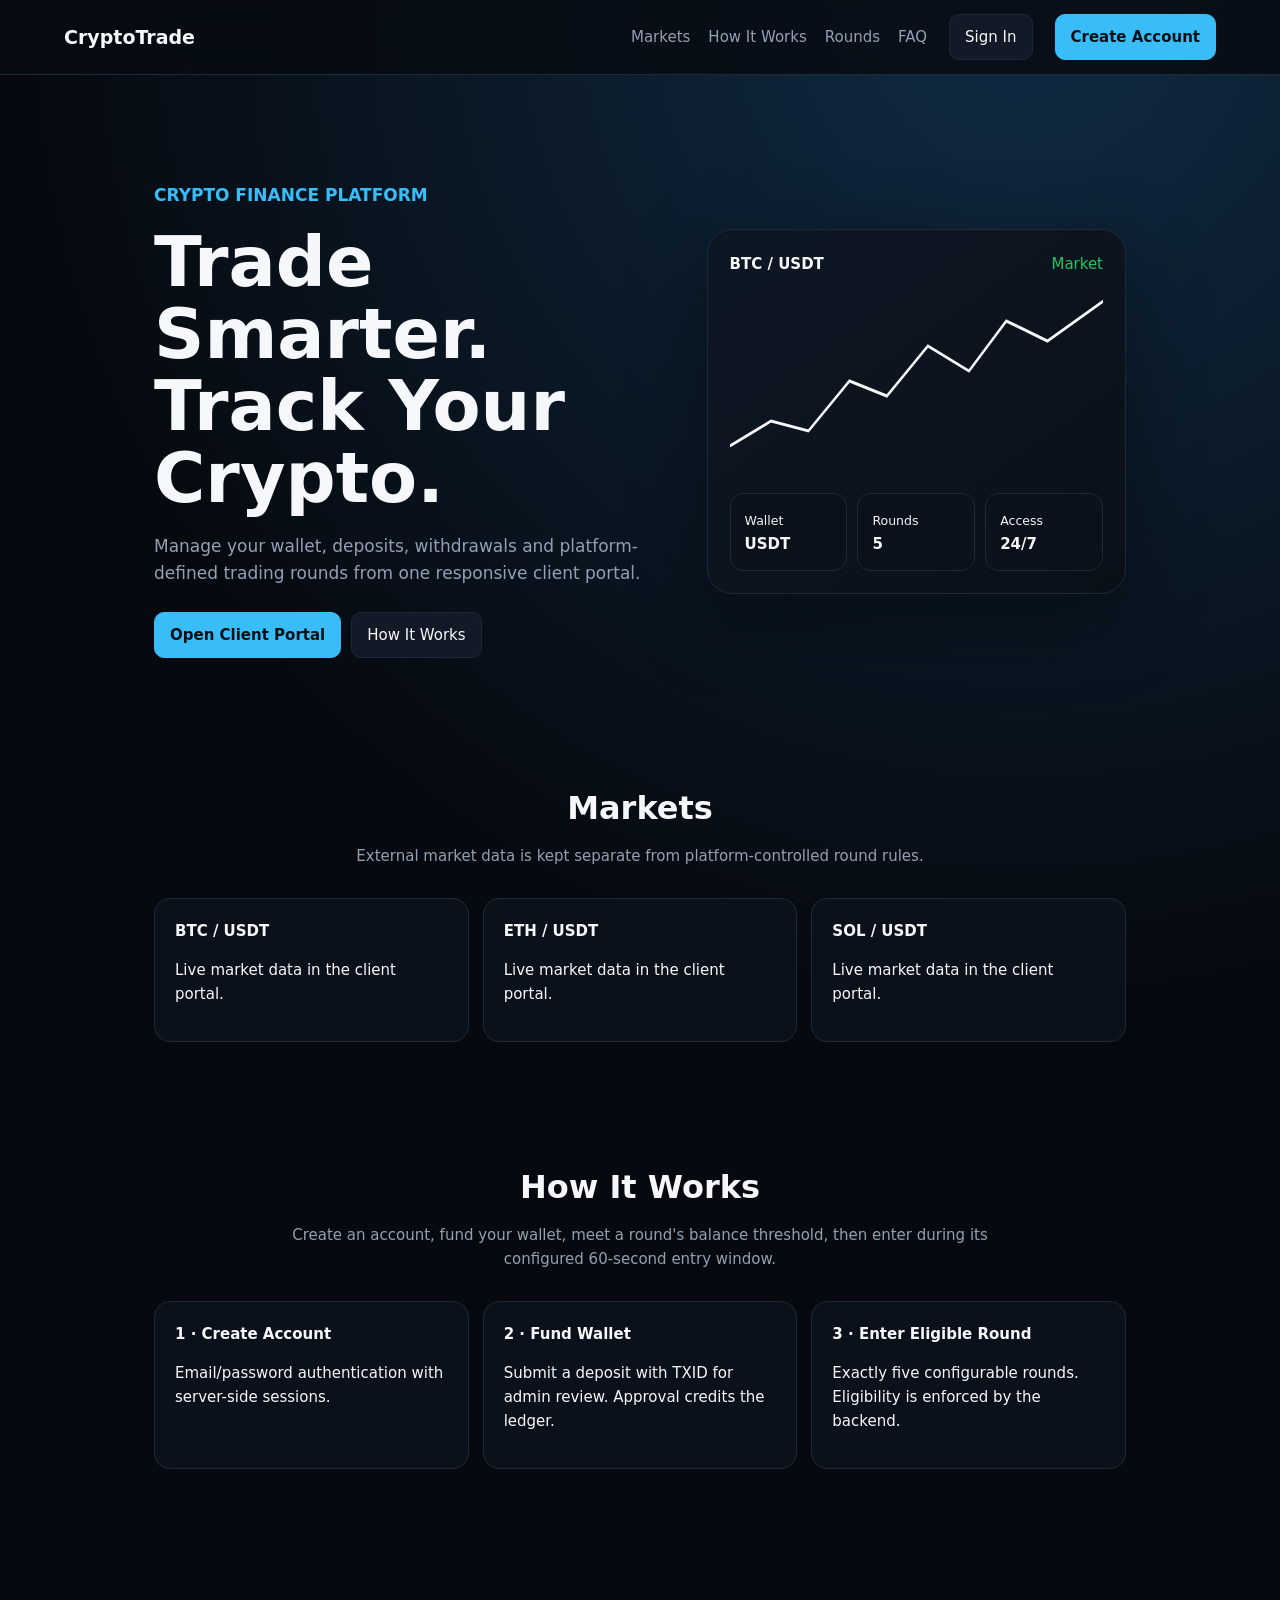
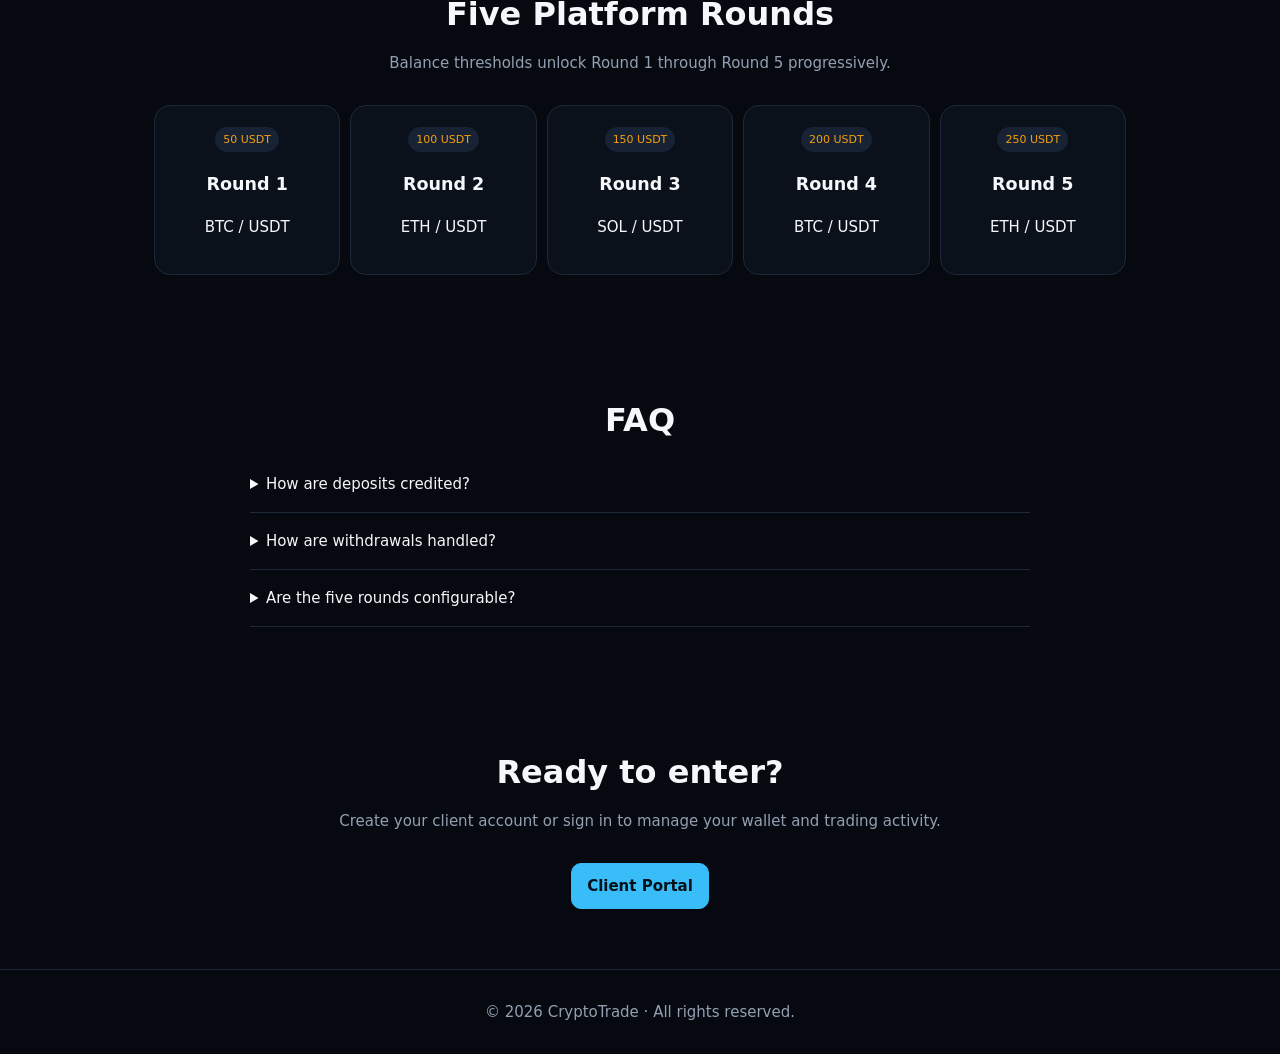
<file: index.html>
<!doctype html><html lang="en"><head><meta charset="utf-8"><meta name="viewport" content="width=device-width,initial-scale=1"><title>CryptoTrade · Trade Smarter</title><meta name="description" content="Premium crypto-finance client portal with wallet and five platform-controlled trading rounds"><style>:root{--bg:#060a10;--panel:#0d131d;--line:#1d2938;--text:#f5f7fb;--muted:#93a0b2;--blue:#38bdf8;--green:#22c55e;--amber:#f59e0b}*{box-sizing:border-box}html{scroll-behavior:smooth}body{margin:0;background:radial-gradient(circle at 80% 0,#102b43 0,transparent 35%),var(--bg);color:var(--text);font:15px/1.6 system-ui,-apple-system,Segoe UI,sans-serif}a{color:inherit;text-decoration:none}.nav{position:sticky;top:0;z-index:20;display:flex;align-items:center;gap:22px;padding:14px 5%;background:#070c13dd;border-bottom:1px solid var(--line);backdrop-filter:blur(15px)}.brand{font-weight:900;font-size:19px}.navlinks{display:flex;gap:18px;margin-left:auto}.navlinks a{color:var(--muted)}.btn{display:inline-block;border:1px solid var(--line);border-radius:10px;padding:10px 15px;background:#111a26}.primary{background:var(--blue);border-color:var(--blue);color:#041018;font-weight:800}.hero{max-width:1100px;margin:auto;padding:90px 5% 65px;display:grid;grid-template-columns:1.1fr .9fr;gap:40px;align-items:center}.hero h1{font-size:clamp(38px,6vw,70px);line-height:1.03;margin:0 0 18px}.hero p{color:var(--muted);max-width:620px;font-size:17px}.actions{display:flex;gap:10px;flex-wrap:wrap;margin-top:25px}.visual{min-height:330px;border:1px solid var(--line);border-radius:25px;background:linear-gradient(145deg,#0d1724,#0a1018);padding:22px;box-shadow:0 25px 80px #0006}.chart{width:100%;height:210px}.stats{display:grid;grid-template-columns:repeat(3,1fr);gap:10px}.stat{padding:14px;border:1px solid var(--line);border-radius:13px;background:#0a111a}.section{max-width:1100px;margin:auto;padding:60px 5%}.section h2{text-align:center;font-size:32px;margin:0 0 10px}.lead{text-align:center;color:var(--muted);max-width:700px;margin:0 auto 30px}.cards{display:grid;grid-template-columns:repeat(3,1fr);gap:14px}.card{background:#0d131dcc;border:1px solid var(--line);border-radius:16px;padding:20px}.rounds{display:grid;grid-template-columns:repeat(5,1fr);gap:10px}.round{text-align:center}.tag{display:inline-block;padding:4px 8px;border-radius:99px;background:#172334;color:var(--amber);font-size:11px}.faq{max-width:780px;margin:auto}.faq details{padding:16px 0;border-bottom:1px solid var(--line)}footer{border-top:1px solid var(--line);padding:30px 5%;text-align:center;color:var(--muted)}@media(max-width:800px){.navlinks{display:none}.hero{grid-template-columns:1fr;padding-top:55px}.cards{grid-template-columns:1fr}.rounds{grid-template-columns:1fr 1fr}.stats{grid-template-columns:1fr}}@media(max-width:500px){.rounds{grid-template-columns:1fr}.hero h1{font-size:42px}}</style></head><body><nav class="nav"><a class="brand" href="#home">CryptoTrade</a><div class="navlinks"><a href="#markets">Markets</a><a href="#how">How It Works</a><a href="#rounds">Rounds</a><a href="#faq">FAQ</a></div><a class="btn" href="client.html">Sign In</a><a class="btn primary" href="signup.html">Create Account</a></nav><main id="home"><section class="hero"><div><p style="color:var(--blue);font-weight:800">CRYPTO FINANCE PLATFORM</p><h1>Trade Smarter.<br>Track Your Crypto.</h1><p>Manage your wallet, deposits, withdrawals and platform-defined trading rounds from one responsive client portal.</p><div class="actions"><a class="btn primary" href="client.html">Open Client Portal</a><a class="btn" href="#how">How It Works</a></div></div><div class="visual"><div class="row" style="display:flex;justify-content:space-between"><b>BTC / USDT</b><span style="color:var(--green)">Market</span></div><svg class="chart" viewBox="0 0 500 210" preserveAspectRatio="none"><polyline fill="none" stroke="currentColor" stroke-width="3" points="0,170 55,145 105,155 160,105 210,120 265,70 320,95 370,45 425,65 500,25"/></svg><div class="stats"><div class="stat"><small>Wallet</small><br><b>USDT</b></div><div class="stat"><small>Rounds</small><br><b>5</b></div><div class="stat"><small>Access</small><br><b>24/7</b></div></div></div></section><section id="markets" class="section"><h2>Markets</h2><p class="lead">External market data is kept separate from platform-controlled round rules.</p><div class="cards"><div class="card"><b>BTC / USDT</b><p class="muted">Live market data in the client portal.</p></div><div class="card"><b>ETH / USDT</b><p class="muted">Live market data in the client portal.</p></div><div class="card"><b>SOL / USDT</b><p class="muted">Live market data in the client portal.</p></div></div></section><section id="how" class="section"><h2>How It Works</h2><p class="lead">Create an account, fund your wallet, meet a round's balance threshold, then enter during its configured 60-second entry window.</p><div class="cards"><div class="card"><b>1 · Create Account</b><p class="muted">Email/password authentication with server-side sessions.</p></div><div class="card"><b>2 · Fund Wallet</b><p class="muted">Submit a deposit with TXID for admin review. Approval credits the ledger.</p></div><div class="card"><b>3 · Enter Eligible Round</b><p class="muted">Exactly five configurable rounds. Eligibility is enforced by the backend.</p></div></div></section><section id="rounds" class="section"><h2>Five Platform Rounds</h2><p class="lead">Balance thresholds unlock Round 1 through Round 5 progressively.</p><div class="rounds"><div class="card round"><span class="tag">50 USDT</span><h3>Round 1</h3><p>BTC / USDT</p></div><div class="card round"><span class="tag">100 USDT</span><h3>Round 2</h3><p>ETH / USDT</p></div><div class="card round"><span class="tag">150 USDT</span><h3>Round 3</h3><p>SOL / USDT</p></div><div class="card round"><span class="tag">200 USDT</span><h3>Round 4</h3><p>BTC / USDT</p></div><div class="card round"><span class="tag">250 USDT</span><h3>Round 5</h3><p>ETH / USDT</p></div></div></section><section id="faq" class="section"><h2>FAQ</h2><div class="faq"><details><summary>How are deposits credited?</summary><p class="muted">A submitted deposit remains pending until an administrator reviews and approves it.</p></details><details><summary>How are withdrawals handled?</summary><p class="muted">The requested amount is reserved immediately, then the administrator moves it through review and completion statuses.</p></details><details><summary>Are the five rounds configurable?</summary><p class="muted">Yes. Admin can edit each of the five rounds independently, including asset, BUY/SELL action, start time, duration, profit and fee settings.</p></details></div></section><section class="section" style="text-align:center"><h2>Ready to enter?</h2><p class="lead">Create your client account or sign in to manage your wallet and trading activity.</p><div class="actions" style="justify-content:center"><a class="btn primary" href="client.html">Client Portal</a></div></section></main><footer>© 2026 CryptoTrade · All rights reserved.</footer></body></html>
</file>
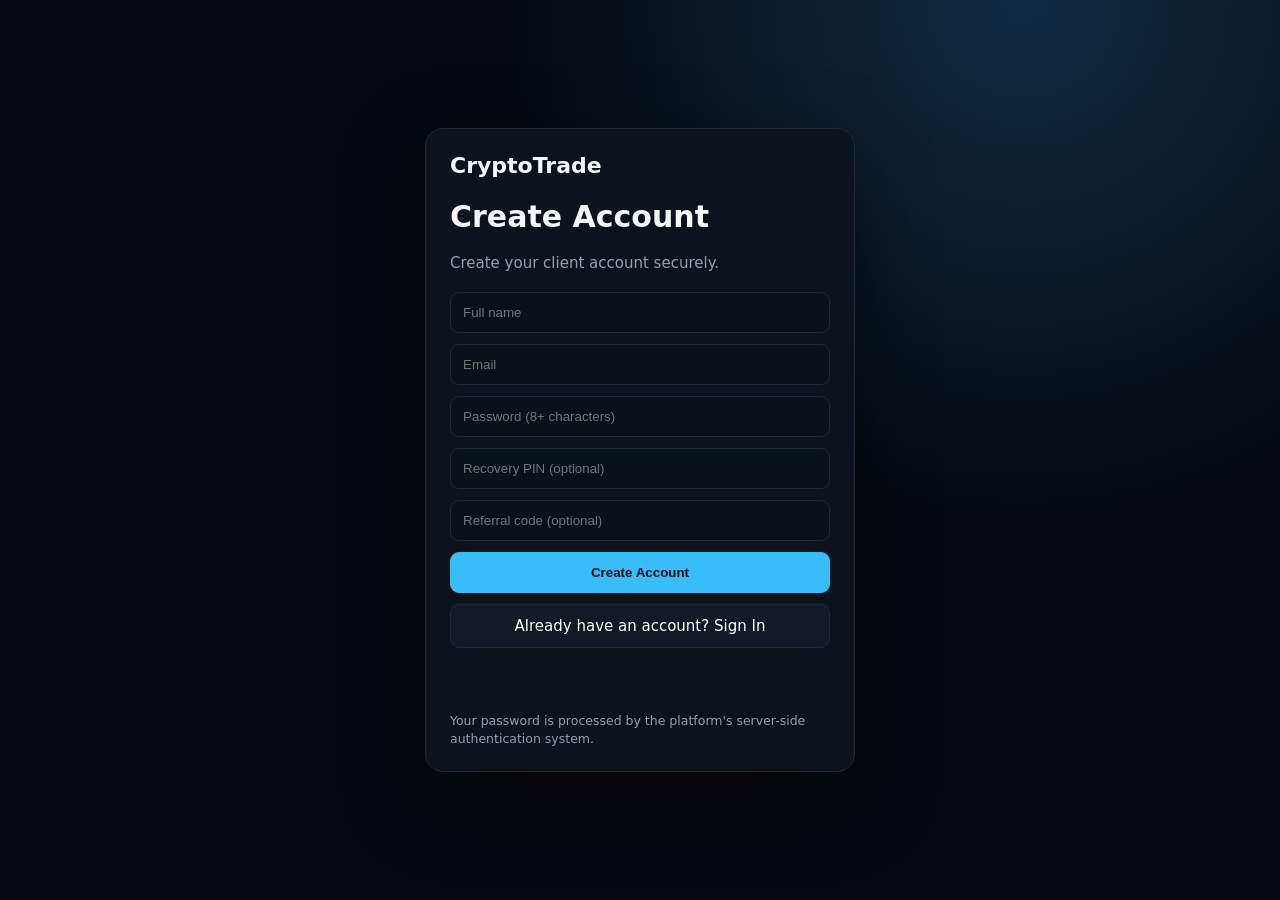
<file: signup.html>
<!doctype html><html lang="en"><head><meta charset="utf-8"><meta name="viewport" content="width=device-width,initial-scale=1"><title>Create Account · CryptoTrade</title><style>:root{--bg:#060a10;--panel:#0d131d;--line:#1d2938;--text:#f5f7fb;--muted:#93a0b2;--blue:#38bdf8;--green:#22c55e;--red:#ef4444}*{box-sizing:border-box}body{margin:0;min-height:100vh;display:grid;place-items:center;background:radial-gradient(circle at 80% 0,#102b43 0,transparent 38%),var(--bg);color:var(--text);font:15px system-ui,sans-serif}.card{width:min(430px,calc(100% - 24px));background:#0d131df2;border:1px solid var(--line);border-radius:18px;padding:24px;box-shadow:0 25px 80px #0007}.brand{font-weight:900;font-size:22px;margin-bottom:6px}.muted{color:var(--muted)}.form{display:grid;gap:11px;margin-top:20px}input{width:100%;padding:12px;background:#09111b;color:#fff;border:1px solid var(--line);border-radius:9px}button,.link{width:100%;padding:12px;border-radius:9px;border:1px solid var(--line);background:#111a26;color:#fff;text-align:center;cursor:pointer;text-decoration:none}.primary{background:var(--blue);border-color:var(--blue);color:#041018;font-weight:800}.msg{min-height:22px}.success{color:var(--green)}.error{color:var(--red)}small{color:var(--muted)}</style></head><body><main class="card"><div class="brand">CryptoTrade</div><h1>Create Account</h1><p class="muted">Create your client account securely.</p><form class="form" id="form"><input id="name" required placeholder="Full name"><input id="email" required type="email" placeholder="Email"><input id="pass" required type="password" minlength="8" placeholder="Password (8+ characters)"><input id="pin" inputmode="numeric" maxlength="4" pattern="[0-9]{4}" placeholder="Recovery PIN (optional)"><input id="ref" placeholder="Referral code (optional)"><button class="primary" id="submit" type="submit">Create Account</button><a class="link" href="client.html">Already have an account? Sign In</a><p id="msg" class="msg muted"></p></form><small>Your password is processed by the platform's server-side authentication system.</small></main><script>const $=id=>document.getElementById(id);$('form').addEventListener('submit',async e=>{e.preventDefault();$('submit').disabled=true;$('msg').className='msg muted';$('msg').textContent='Creating account…';try{const recoveryPin=$('pin').value.trim();if(recoveryPin&&!/^\d{4}$/.test(recoveryPin))throw Error('Recovery PIN must be exactly 4 digits.');const r=await fetch('/api/signup',{method:'POST',headers:{'content-type':'application/json'},credentials:'same-origin',body:JSON.stringify({fullName:$('name').value.trim(),email:$('email').value.trim(),password:$('pass').value,recoveryPin,referralCode:$('ref').value.trim()})});const d=await r.json();if(!r.ok||d.ok===false)throw Error(d.error||'Signup failed.');$('msg').className='msg success';$('msg').textContent='Account created successfully. Opening client…';setTimeout(()=>location.href='client.html',350)}catch(err){$('msg').className='msg error';$('msg').textContent=err.message;$('submit').disabled=false}});</script><script>const referralFromUrl=new URLSearchParams(location.search).get('ref');if(referralFromUrl)window.addEventListener('DOMContentLoaded',()=>{const x=document.getElementById('ref');if(x)x.value=referralFromUrl.toUpperCase();});</script></body></html>
</file>
